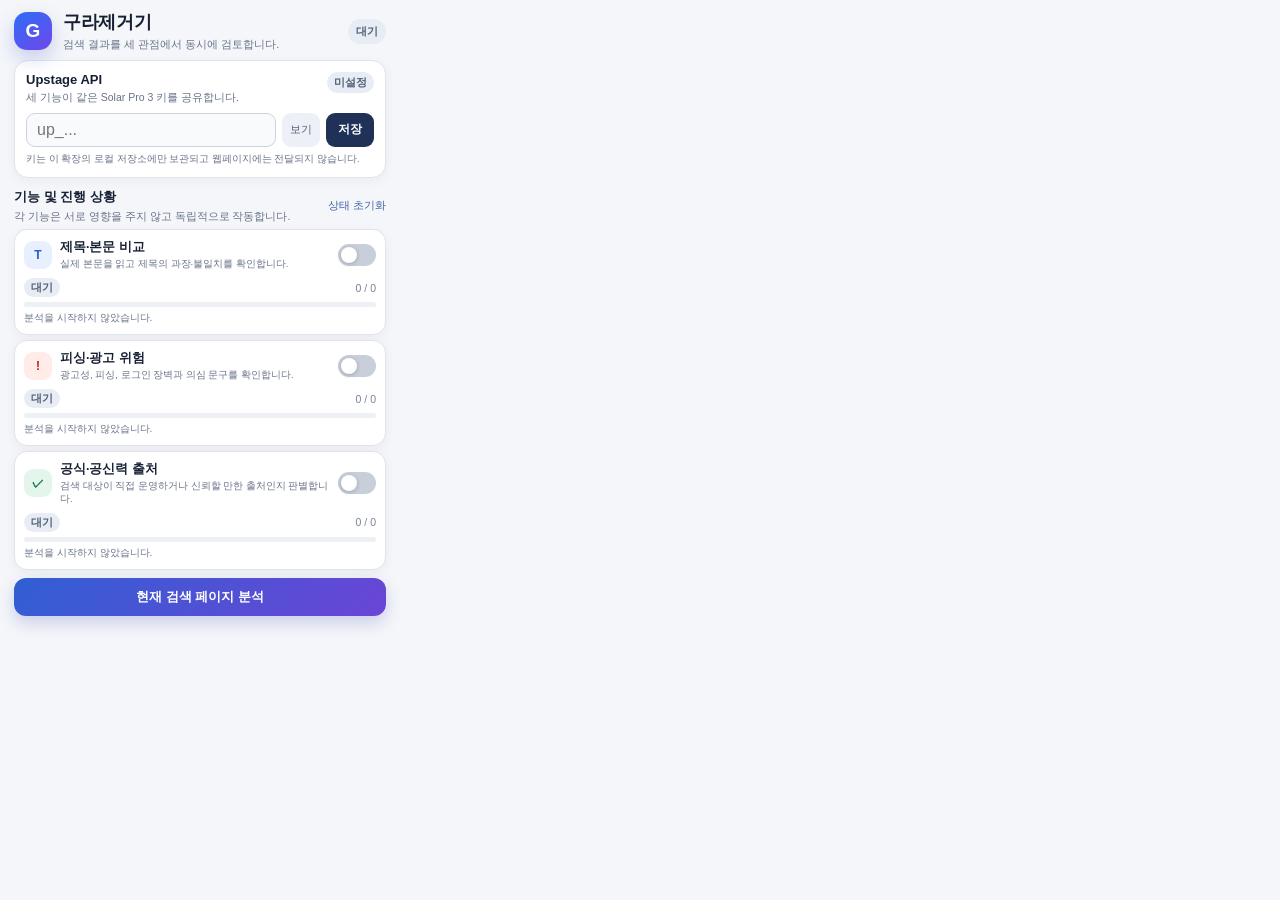
<file: unified-extension/popup.html>
<!doctype html>
<html lang="ko">
  <head>
    <meta charset="utf-8" />
    <meta name="viewport" content="width=device-width, initial-scale=1" />
    <title>구라제거기</title>
    <link rel="stylesheet" href="popup.css" />
  </head>
  <body>
    <main id="gj-popup-root" class="gjp-shell">
      <header class="gjp-header">
        <div class="gjp-logo" aria-hidden="true">G</div>
        <div>
          <h1 class="gjp-title">구라제거기</h1>
          <p class="gjp-subtitle">검색 결과를 세 관점에서 동시에 검토합니다.</p>
        </div>
        <span id="gjp-overall-state" class="gjp-overall-state">대기</span>
      </header>

      <section class="gjp-panel gjp-api-panel" aria-labelledby="gjp-api-title">
        <div class="gjp-section-heading">
          <div>
            <h2 id="gjp-api-title">Upstage API</h2>
            <p>세 기능이 같은 Solar Pro 3 키를 공유합니다.</p>
          </div>
          <span id="gjp-key-state" class="gjp-key-state">미설정</span>
        </div>
        <div class="gjp-key-row">
          <label class="gjp-visually-hidden" for="gjp-api-key">Upstage API 키</label>
          <input id="gjp-api-key" class="gjp-key-input" type="password" placeholder="up_..." autocomplete="off" />
          <button id="gjp-key-visibility" class="gjp-icon-button" type="button" aria-label="API 키 표시">보기</button>
          <button id="gjp-save-key" class="gjp-secondary-button" type="button">저장</button>
        </div>
        <p class="gjp-security-note">키는 이 확장의 로컬 저장소에만 보관되고 웹페이지에는 전달되지 않습니다.</p>
      </section>

      <section class="gjp-features" aria-labelledby="gjp-features-title">
        <div class="gjp-section-heading gjp-features-heading">
          <div>
            <h2 id="gjp-features-title">기능 및 진행 상황</h2>
            <p>각 기능은 서로 영향을 주지 않고 독립적으로 작동합니다.</p>
          </div>
          <button id="gjp-clear-progress" class="gjp-text-button" type="button">상태 초기화</button>
        </div>

        <article class="gjp-feature-card" data-feature-card="title">
          <div class="gjp-feature-head">
            <span class="gjp-feature-icon gjp-feature-icon-title" aria-hidden="true">T</span>
            <div class="gjp-feature-copy">
              <h3>제목·본문 비교</h3>
              <p>실제 본문을 읽고 제목의 과장·불일치를 확인합니다.</p>
            </div>
            <label class="gjp-switch">
              <input type="checkbox" data-feature-toggle="title" />
              <span class="gjp-switch-track" aria-hidden="true"></span>
              <span class="gjp-visually-hidden">제목·본문 비교 켜기</span>
            </label>
          </div>
          <div class="gjp-progress-row">
            <span class="gjp-phase" data-progress-phase="title">대기</span>
            <span class="gjp-count" data-progress-count="title">0 / 0</span>
          </div>
          <div class="gjp-progress-track"><span data-progress-bar="title"></span></div>
          <p class="gjp-progress-detail" data-progress-detail="title">분석을 시작하지 않았습니다.</p>
        </article>

        <article class="gjp-feature-card" data-feature-card="risk">
          <div class="gjp-feature-head">
            <span class="gjp-feature-icon gjp-feature-icon-risk" aria-hidden="true">!</span>
            <div class="gjp-feature-copy">
              <h3>피싱·광고 위험</h3>
              <p>광고성, 피싱, 로그인 장벽과 의심 문구를 확인합니다.</p>
            </div>
            <label class="gjp-switch">
              <input type="checkbox" data-feature-toggle="risk" />
              <span class="gjp-switch-track" aria-hidden="true"></span>
              <span class="gjp-visually-hidden">피싱·광고 위험 검사 켜기</span>
            </label>
          </div>
          <div class="gjp-progress-row">
            <span class="gjp-phase" data-progress-phase="risk">대기</span>
            <span class="gjp-count" data-progress-count="risk">0 / 0</span>
          </div>
          <div class="gjp-progress-track"><span data-progress-bar="risk"></span></div>
          <p class="gjp-progress-detail" data-progress-detail="risk">분석을 시작하지 않았습니다.</p>
        </article>

        <article class="gjp-feature-card" data-feature-card="official">
          <div class="gjp-feature-head">
            <span class="gjp-feature-icon gjp-feature-icon-official" aria-hidden="true">✓</span>
            <div class="gjp-feature-copy">
              <h3>공식·공신력 출처</h3>
              <p>검색 대상이 직접 운영하거나 신뢰할 만한 출처인지 판별합니다.</p>
            </div>
            <label class="gjp-switch">
              <input type="checkbox" data-feature-toggle="official" />
              <span class="gjp-switch-track" aria-hidden="true"></span>
              <span class="gjp-visually-hidden">공식·공신력 출처 표시 켜기</span>
            </label>
          </div>
          <div class="gjp-progress-row">
            <span class="gjp-phase" data-progress-phase="official">대기</span>
            <span class="gjp-count" data-progress-count="official">0 / 0</span>
          </div>
          <div class="gjp-progress-track"><span data-progress-bar="official"></span></div>
          <p class="gjp-progress-detail" data-progress-detail="official">분석을 시작하지 않았습니다.</p>
        </article>
      </section>

      <section class="gjp-actions">
        <button id="gjp-run" class="gjp-primary-button" type="button">현재 검색 페이지 분석</button>
        <p id="gjp-message" class="gjp-message" role="status" aria-live="polite"></p>
      </section>

    </main>
    <script type="module" src="popup.js"></script>
  </body>
</html>
</file>
<file: unified-extension/popup.css>
:root {
  color-scheme: light dark;
  font-family: Inter, Pretendard, -apple-system, BlinkMacSystemFont, "Segoe UI", sans-serif;
}

* {
  box-sizing: border-box;
}

body {
  width: 400px;
  margin: 0;
  background: #f4f6f9;
  color: #172033;
}

button,
input {
  font: inherit;
}

.gjp-shell {
  padding: 10px 14px;
}

.gjp-header {
  display: grid;
  grid-template-columns: 38px 1fr auto;
  align-items: center;
  gap: 11px;
  margin-bottom: 8px;
}

.gjp-logo {
  display: grid;
  width: 38px;
  height: 38px;
  place-items: center;
  border-radius: 13px;
  background: linear-gradient(145deg, #2e6df6, #7047eb);
  box-shadow: 0 8px 18px rgba(66, 88, 210, 0.25);
  color: #fff;
  font-size: 19px;
  font-weight: 800;
}

.gjp-title,
.gjp-section-heading h2,
.gjp-feature-copy h3 {
  margin: 0;
}

.gjp-title {
  font-size: 18px;
  letter-spacing: -0.02em;
}

.gjp-subtitle,
.gjp-section-heading p,
.gjp-feature-copy p,
.gjp-security-note,
.gjp-progress-detail,
.gjp-message {
  margin: 0;
  color: #687288;
}

.gjp-subtitle {
  margin-top: 3px;
  font-size: 11px;
}

.gjp-overall-state,
.gjp-key-state,
.gjp-phase {
  border-radius: 999px;
  background: #e8edf5;
  color: #536077;
  font-size: 11px;
  font-weight: 700;
}

.gjp-overall-state {
  padding: 5px 8px;
}

.gjp-overall-state[data-state="running"] {
  background: #e7efff;
  color: #1b57c7;
}

.gjp-overall-state[data-state="complete"] {
  background: #e2f5ea;
  color: #13743e;
}

.gjp-overall-state[data-state="error"] {
  background: #fde7e5;
  color: #b42318;
}

.gjp-panel,
.gjp-feature-card {
  border: 1px solid #dfe4ec;
  background: #fff;
  box-shadow: 0 3px 12px rgba(34, 48, 77, 0.05);
}

.gjp-panel {
  padding: 11px;
  border-radius: 14px;
}

.gjp-section-heading {
  display: flex;
  align-items: flex-start;
  justify-content: space-between;
  gap: 12px;
}

.gjp-section-heading h2 {
  font-size: 13px;
}

.gjp-section-heading p {
  margin-top: 3px;
  font-size: 10.5px;
  line-height: 1.4;
}

.gjp-key-state {
  padding: 3px 7px;
}

.gjp-key-state[data-ready="true"] {
  background: #e2f5ea;
  color: #13743e;
}

.gjp-key-row {
  display: grid;
  grid-template-columns: 1fr auto auto;
  gap: 6px;
  margin-top: 8px;
}

.gjp-key-input {
  min-width: 0;
  height: 34px;
  padding: 0 10px;
  border: 1px solid #ccd3df;
  border-radius: 9px;
  background: #f9fafc;
  color: inherit;
  outline: none;
}

.gjp-key-input:focus {
  border-color: #4c76e8;
  box-shadow: 0 0 0 3px rgba(76, 118, 232, 0.14);
}

.gjp-icon-button,
.gjp-secondary-button,
.gjp-primary-button,
.gjp-text-button {
  border: 0;
  cursor: pointer;
}

.gjp-text-button:disabled {
  cursor: not-allowed;
  opacity: 0.45;
}

.gjp-icon-button,
.gjp-secondary-button {
  height: 34px;
  border-radius: 9px;
}

.gjp-icon-button {
  padding: 0 8px;
  background: #edf1f7;
  color: #536077;
  font-size: 11px;
}

.gjp-secondary-button {
  padding: 0 12px;
  background: #1f3157;
  color: #fff;
  font-size: 12px;
  font-weight: 700;
}

.gjp-security-note {
  margin-top: 6px;
  font-size: 9.5px;
}

.gjp-features {
  margin-top: 10px;
}

.gjp-features-heading {
  align-items: center;
  margin-bottom: 6px;
}

.gjp-text-button {
  padding: 3px 0;
  background: transparent;
  color: #4264a8;
  font-size: 10.5px;
}

.gjp-feature-card {
  margin-top: 5px;
  padding: 9px;
  border-radius: 13px;
  transition: opacity 0.18s, border-color 0.18s;
}

.gjp-feature-card[data-disabled="true"] {
  opacity: 0.55;
}

.gjp-feature-card[data-status="running"] {
  border-color: #aebfe9;
}

.gjp-feature-card[data-status="error"] {
  border-color: #edb9b3;
}

.gjp-feature-head {
  display: grid;
  grid-template-columns: 28px 1fr auto;
  align-items: center;
  gap: 8px;
}

.gjp-feature-icon {
  display: grid;
  width: 28px;
  height: 28px;
  place-items: center;
  border-radius: 9px;
  font-size: 12px;
  font-weight: 800;
}

.gjp-feature-icon-title {
  background: #e8efff;
  color: #245ec9;
}

.gjp-feature-icon-risk {
  background: #ffebe8;
  color: #b42318;
}

.gjp-feature-icon-official {
  background: #e4f5ec;
  color: #147546;
}

.gjp-feature-copy h3 {
  font-size: 12.5px;
}

.gjp-feature-copy p {
  margin-top: 2px;
  font-size: 9.5px;
  line-height: 1.35;
}

.gjp-switch {
  position: relative;
  width: 38px;
  height: 22px;
}

.gjp-switch input {
  position: absolute;
  width: 1px;
  height: 1px;
  opacity: 0;
}

.gjp-switch-track {
  position: absolute;
  inset: 0;
  border-radius: 999px;
  background: #c8cfda;
  cursor: pointer;
  transition: background 0.18s;
}

.gjp-switch-track::after {
  content: "";
  position: absolute;
  top: 3px;
  left: 3px;
  width: 16px;
  height: 16px;
  border-radius: 50%;
  background: #fff;
  box-shadow: 0 1px 4px rgba(26, 37, 60, 0.25);
  transition: transform 0.18s;
}

.gjp-switch input:checked + .gjp-switch-track {
  background: #4773e6;
}

.gjp-switch input:checked + .gjp-switch-track::after {
  transform: translateX(16px);
}

.gjp-switch input:focus-visible + .gjp-switch-track {
  outline: 3px solid rgba(71, 115, 230, 0.22);
}

.gjp-progress-row {
  display: flex;
  align-items: center;
  justify-content: space-between;
  margin-top: 7px;
}

.gjp-phase {
  padding: 2px 7px;
}

.gjp-count {
  color: #7a8498;
  font-size: 10.5px;
  font-variant-numeric: tabular-nums;
}

.gjp-progress-track {
  height: 5px;
  margin-top: 5px;
  overflow: hidden;
  border-radius: 999px;
  background: #edf0f5;
}

.gjp-progress-track span {
  display: block;
  width: 0;
  height: 100%;
  border-radius: inherit;
  background: linear-gradient(90deg, #4773e6, #7455df);
  transition: width 0.25s ease;
}

.gjp-feature-card[data-status="running"] .gjp-progress-track span[data-indeterminate="true"] {
  width: 42% !important;
  animation: gjp-progress-slide 1.2s ease-in-out infinite alternate;
}

@keyframes gjp-progress-slide {
  from { transform: translateX(-30%); }
  to { transform: translateX(170%); }
}

.gjp-progress-detail {
  min-height: 13px;
  margin-top: 4px;
  overflow: hidden;
  font-size: 10px;
  line-height: 1.4;
  text-overflow: ellipsis;
  white-space: nowrap;
}

.gjp-actions {
  margin-top: 8px;
}

.gjp-primary-button {
  width: 100%;
  height: 38px;
  border-radius: 12px;
  background: linear-gradient(135deg, #315fd3, #6a45d6);
  box-shadow: 0 7px 16px rgba(67, 79, 190, 0.23);
  color: #fff;
  font-size: 13px;
  font-weight: 800;
}

.gjp-primary-button:hover {
  filter: brightness(1.04);
}

.gjp-primary-button:disabled {
  cursor: not-allowed;
  filter: grayscale(0.4);
  opacity: 0.55;
}

.gjp-message {
  min-height: 15px;
  margin-top: 7px;
  font-size: 10px;
  text-align: center;
}

.gjp-message:empty {
  display: none;
}

.gjp-message[data-error="true"] {
  color: #b42318;
}

.gjp-visually-hidden {
  position: absolute;
  width: 1px;
  height: 1px;
  padding: 0;
  margin: -1px;
  overflow: hidden;
  clip: rect(0, 0, 0, 0);
  white-space: nowrap;
  border: 0;
}

@media (prefers-color-scheme: dark) {
  body {
    background: #171a22;
    color: #f1f3f8;
  }

  .gjp-panel,
  .gjp-feature-card {
    border-color: #363d4c;
    background: #222731;
    box-shadow: none;
  }

  .gjp-key-input,
  .gjp-icon-button {
    border-color: #414958;
    background: #191e27;
    color: #eef1f6;
  }

  .gjp-subtitle,
  .gjp-section-heading p,
  .gjp-feature-copy p,
  .gjp-security-note,
  .gjp-progress-detail,
  .gjp-message,
  .gjp-count {
    color: #a9b1c0;
  }

  .gjp-progress-track {
    background: #343a47;
  }
}
</file>
